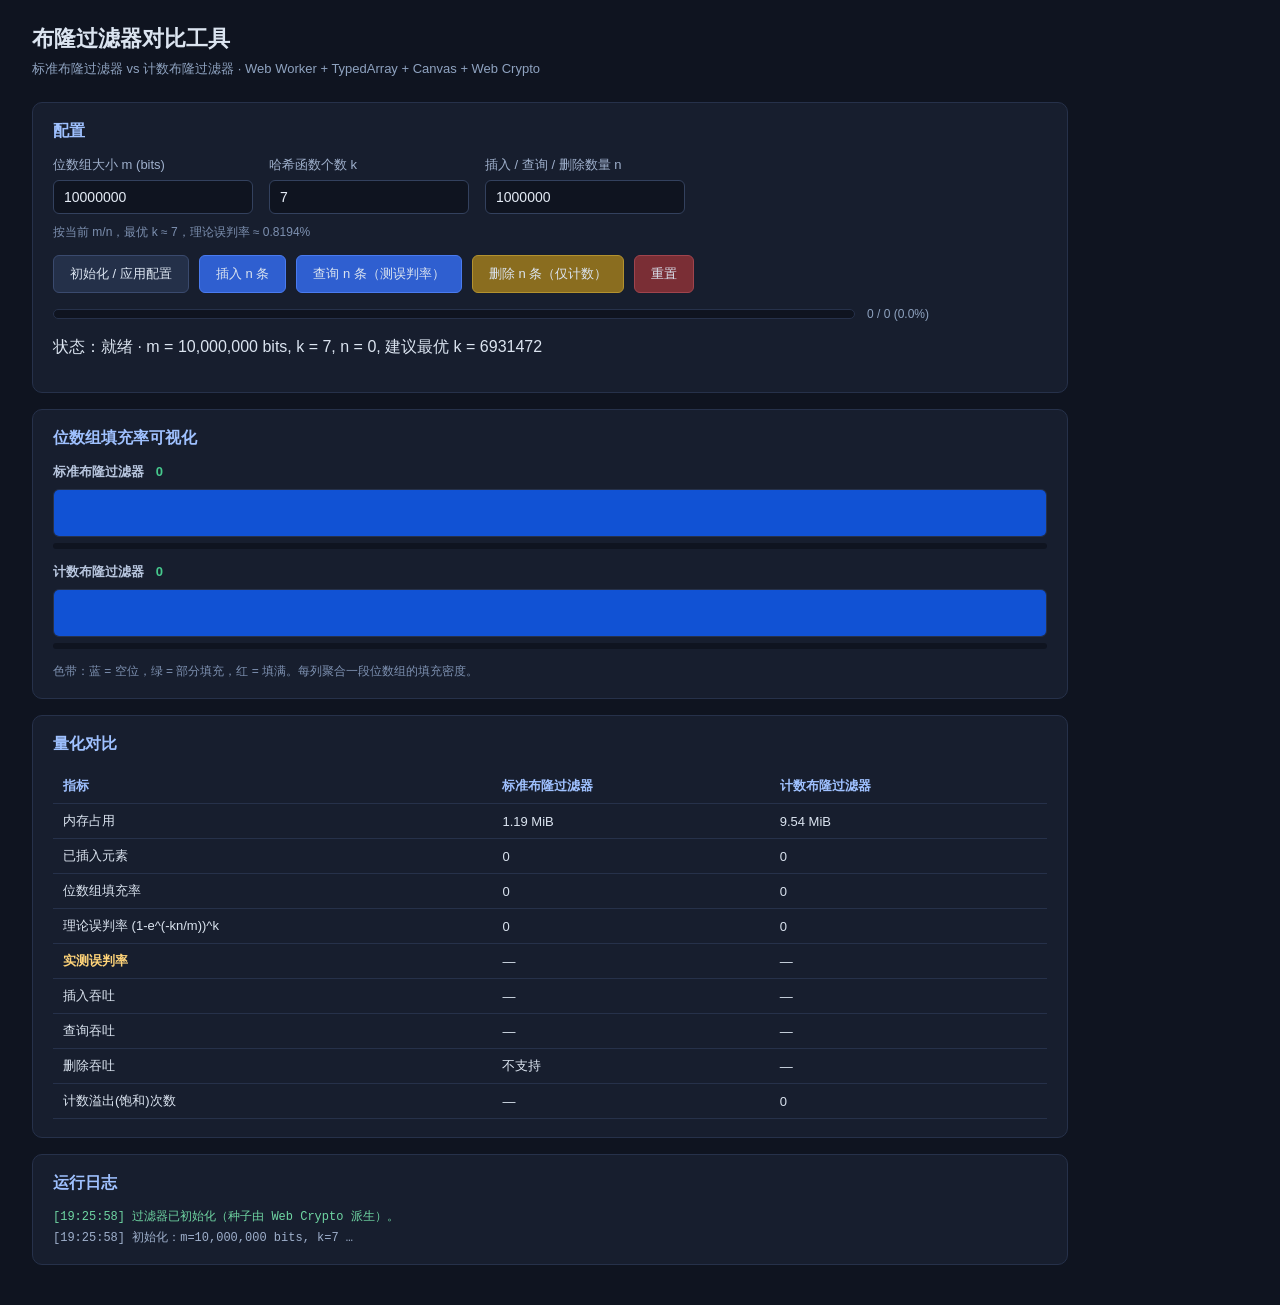
<file: index.html>
<!DOCTYPE html>
<html lang="zh-CN">
<head>
  <meta charset="UTF-8">
  <meta name="viewport" content="width=device-width, initial-scale=1.0">
  <title>布隆过滤器对比工具 — 标准 vs 计数</title>
  <link rel="stylesheet" href="styles.css">
</head>
<body>
  <header>
    <h1>布隆过滤器对比工具</h1>
    <p class="sub">标准布隆过滤器 vs 计数布隆过滤器 · Web Worker + TypedArray + Canvas + Web Crypto</p>
  </header>

  <main>
    <!-- 配置区 -->
    <section class="card">
      <h2>配置</h2>
      <div class="cfg-grid">
        <label>位数组大小 m (bits)
          <input id="cfg-m" type="number" min="8" step="1000" value="10000000">
        </label>
        <label>哈希函数个数 k
          <input id="cfg-k" type="number" min="1" max="64" value="7">
        </label>
        <label>插入 / 查询 / 删除数量 n
          <input id="cfg-n" type="number" min="1" step="1000" value="1000000">
        </label>
      </div>
      <p id="optimal-hint" class="hint"></p>
      <div class="btn-row">
        <button id="btn-init">初始化 / 应用配置</button>
        <button id="btn-insert" class="primary">插入 n 条</button>
        <button id="btn-query" class="primary">查询 n 条（测误判率）</button>
        <button id="btn-delete" class="warn">删除 n 条（仅计数）</button>
        <button id="btn-reset" class="danger">重置</button>
      </div>
      <div class="progress-wrap">
        <div class="progress"><div id="progress-bar"></div></div>
        <span id="progress-text"></span>
      </div>
      <p>状态：<span id="status">就绪</span> · <span id="cfg-info"></span></p>
    </section>

    <!-- 可视化 -->
    <section class="card">
      <h2>位数组填充率可视化</h2>
      <div class="viz-row">
        <h3>标准布隆过滤器 <span id="std-fill-text" class="fill-text">0</span></h3>
        <canvas id="std-canvas" width="960" height="48"></canvas>
        <div class="fill-bar"><div id="std-fill-bar"></div></div>
      </div>
      <div class="viz-row">
        <h3>计数布隆过滤器 <span id="cnt-fill-text" class="fill-text">0</span></h3>
        <canvas id="cnt-canvas" width="960" height="48"></canvas>
        <div class="fill-bar"><div id="cnt-fill-bar"></div></div>
      </div>
      <p class="hint">色带：蓝 = 空位，绿 = 部分填充，红 = 填满。每列聚合一段位数组的填充密度。</p>
    </section>

    <!-- 对比统计 -->
    <section class="card">
      <h2>量化对比</h2>
      <table>
        <thead>
          <tr><th>指标</th><th>标准布隆过滤器</th><th>计数布隆过滤器</th></tr>
        </thead>
        <tbody id="stats-body"></tbody>
      </table>
    </section>

    <!-- 日志 -->
    <section class="card">
      <h2>运行日志</h2>
      <div id="log" class="log"></div>
    </section>
  </main>

  <script src="main.js"></script>
</body>
</html>
</file>
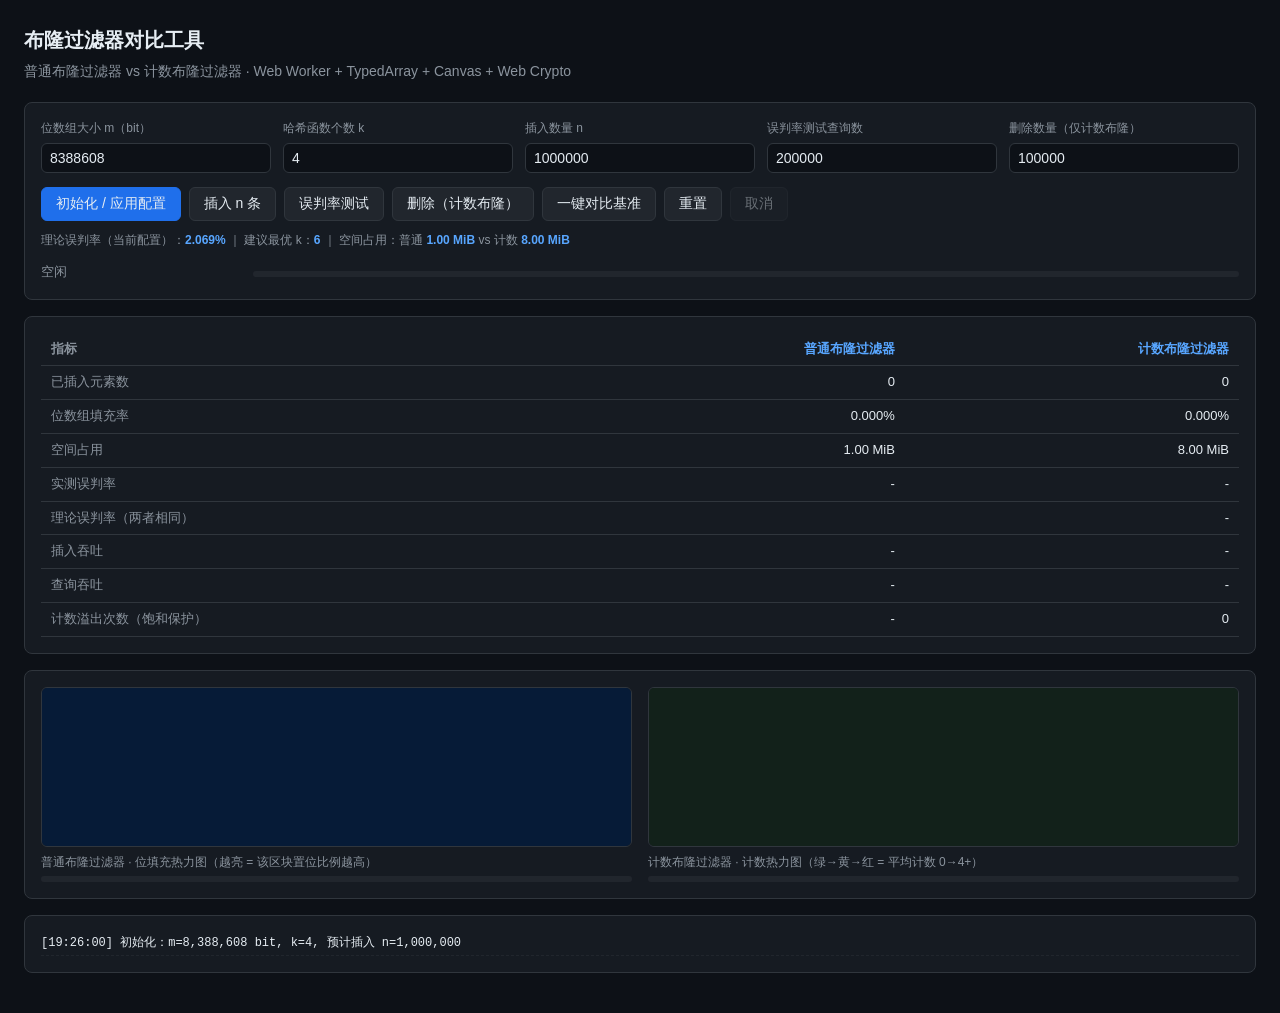
<file: bloom-compare/index.html>
<!DOCTYPE html>
<html lang="zh-CN">
<head>
<meta charset="UTF-8">
<meta name="viewport" content="width=device-width, initial-scale=1.0">
<title>布隆过滤器对比工具</title>
<style>
  :root { --bg:#0d1117; --panel:#161b22; --border:#30363d; --fg:#e6edf3; --dim:#8b949e; --accent:#58a6ff; }
  * { box-sizing: border-box; }
  body { margin:0; padding:24px; background:var(--bg); color:var(--fg);
         font:14px/1.6 -apple-system,"Segoe UI","PingFang SC","Microsoft YaHei",sans-serif; }
  h1 { font-size:20px; margin:0 0 4px; }
  .sub { color:var(--dim); margin-bottom:20px; }
  .panel { background:var(--panel); border:1px solid var(--border); border-radius:8px; padding:16px; margin-bottom:16px; }
  .grid { display:grid; grid-template-columns:repeat(auto-fit,minmax(180px,1fr)); gap:12px; }
  label { display:block; color:var(--dim); font-size:12px; margin-bottom:4px; }
  input { width:100%; padding:6px 8px; background:#0d1117; border:1px solid var(--border);
          border-radius:6px; color:var(--fg); font-size:14px; }
  input:focus { outline:none; border-color:var(--accent); }
  .btns { display:flex; flex-wrap:wrap; gap:8px; margin-top:14px; }
  button { padding:7px 14px; border:1px solid var(--border); border-radius:6px; background:#21262d;
           color:var(--fg); cursor:pointer; font-size:14px; }
  button:hover:not(:disabled) { border-color:var(--accent); }
  button:disabled { opacity:.4; cursor:not-allowed; }
  button.primary { background:#1f6feb; border-color:#1f6feb; }
  .hint { color:var(--dim); font-size:12px; margin-top:10px; }
  .hint b { color:var(--accent); }
  table { width:100%; border-collapse:collapse; font-size:13px; }
  th, td { padding:6px 10px; border-bottom:1px solid var(--border); text-align:right; }
  th:first-child, td:first-child { text-align:left; color:var(--dim); }
  th { color:var(--accent); }
  .canvases { display:grid; grid-template-columns:1fr 1fr; gap:16px; }
  @media (max-width:800px){ .canvases{grid-template-columns:1fr;} }
  canvas { width:100%; height:160px; border:1px solid var(--border); border-radius:6px; display:block; }
  .cap { font-size:12px; color:var(--dim); margin:6px 0 0; }
  .bar { height:6px; background:#21262d; border-radius:3px; overflow:hidden; margin-top:4px; }
  .bar > div { height:100%; width:0%; background:var(--accent); transition:width .3s; }
  #progressBar { background:#3fb950; }
  .status-row { display:flex; align-items:center; gap:12px; margin-top:12px; }
  #status { color:var(--dim); font-size:13px; min-width:200px; }
  #log { max-height:180px; overflow-y:auto; font-family:ui-monospace,Consolas,monospace; font-size:12px; }
  .log-line { padding:2px 0; border-bottom:1px dashed #21262d; }
  .log-line.ok { color:#3fb950; }
  .log-line.err { color:#f85149; }
</style>
</head>
<body>
<h1>布隆过滤器对比工具</h1>
<div class="sub">普通布隆过滤器 vs 计数布隆过滤器 · Web Worker + TypedArray + Canvas + Web Crypto</div>

<div class="panel">
  <div class="grid">
    <div><label>位数组大小 m（bit）</label><input id="cfgM" type="number" value="8388608" min="1024" step="1024"></div>
    <div><label>哈希函数个数 k</label><input id="cfgK" type="number" value="4" min="1" max="32"></div>
    <div><label>插入数量 n</label><input id="cfgN" type="number" value="1000000" min="1"></div>
    <div><label>误判率测试查询数</label><input id="cfgProbe" type="number" value="200000" min="1000"></div>
    <div><label>删除数量（仅计数布隆）</label><input id="cfgDel" type="number" value="100000" min="1"></div>
  </div>
  <div class="btns">
    <button id="btnInit" class="primary">初始化 / 应用配置</button>
    <button id="btnInsert">插入 n 条</button>
    <button id="btnFpTest">误判率测试</button>
    <button id="btnDelete">删除（计数布隆）</button>
    <button id="btnBench">一键对比基准</button>
    <button id="btnReset">重置</button>
    <button id="btnCancel" disabled>取消</button>
  </div>
  <div class="hint">
    理论误判率（当前配置）：<b id="theoryFpr">-</b> ｜ 建议最优 k：<b id="optimalK">-</b> ｜
    空间占用：普通 <b id="spaceClassic">-</b> vs 计数 <b id="spaceCounting">-</b>
  </div>
  <div class="status-row">
    <div id="status">空闲</div>
    <div class="bar" style="flex:1"><div id="progressBar"></div></div>
  </div>
</div>

<div class="panel">
  <table>
    <tr><th>指标</th><th>普通布隆过滤器</th><th>计数布隆过滤器</th></tr>
    <tr><td>已插入元素数</td><td id="stClassicCount">0</td><td id="stCountingCount">0</td></tr>
    <tr><td>位数组填充率</td><td id="stClassicFill">-</td><td id="stCountingFill">-</td></tr>
    <tr><td>空间占用</td><td id="stClassicMem">-</td><td id="stCountingMem">-</td></tr>
    <tr><td>实测误判率</td><td id="stClassicFpr">-</td><td id="stCountingFpr">-</td></tr>
    <tr><td>理论误判率（两者相同）</td><td colspan="2" id="stTheoryFpr">-</td></tr>
    <tr><td>插入吞吐</td><td id="stClassicInsert">-</td><td id="stCountingInsert">-</td></tr>
    <tr><td>查询吞吐</td><td id="stClassicQuery">-</td><td id="stCountingQuery">-</td></tr>
    <tr><td>计数溢出次数（饱和保护）</td><td>-</td><td id="stOverflow">0</td></tr>
  </table>
</div>

<div class="panel">
  <div class="canvases">
    <div>
      <canvas id="canvasClassic" width="640" height="320"></canvas>
      <div class="cap">普通布隆过滤器 · 位填充热力图（越亮 = 该区块置位比例越高）</div>
      <div class="bar"><div id="fillBarClassic"></div></div>
    </div>
    <div>
      <canvas id="canvasCounting" width="640" height="320"></canvas>
      <div class="cap">计数布隆过滤器 · 计数热力图（绿→黄→红 = 平均计数 0→4+）</div>
      <div class="bar"><div id="fillBarCounting"></div></div>
    </div>
  </div>
</div>

<div class="panel">
  <div id="log"></div>
</div>

<script src="main.js"></script>
</body>
</html>
</file>
<file: styles.css>
* { box-sizing: border-box; }
body {
  margin: 0;
  font-family: "Segoe UI", "PingFang SC", "Microsoft YaHei", sans-serif;
  background: #0f1420;
  color: #dbe4f0;
}
header { padding: 24px 32px 8px; }
h1 { margin: 0; font-size: 22px; }
.sub { color: #8fa3c0; margin: 6px 0 0; font-size: 13px; }
main { padding: 16px 32px 40px; display: grid; gap: 16px; max-width: 1100px; }
.card {
  background: #171e2e;
  border: 1px solid #26314a;
  border-radius: 10px;
  padding: 18px 20px;
}
h2 { margin: 0 0 14px; font-size: 16px; color: #9fc1ff; }
h3 { margin: 0 0 8px; font-size: 13px; font-weight: 600; color: #b8c6de; }
.cfg-grid { display: flex; gap: 16px; flex-wrap: wrap; }
label { display: flex; flex-direction: column; gap: 6px; font-size: 13px; color: #9fb0cc; }
input {
  background: #0f1420; color: #e6edf7; border: 1px solid #33415e;
  border-radius: 6px; padding: 8px 10px; width: 200px; font-size: 14px;
}
input:focus { outline: none; border-color: #5b8def; }
.hint { color: #7d90b0; font-size: 12px; margin: 10px 0 0; }
.btn-row { display: flex; gap: 10px; flex-wrap: wrap; margin-top: 14px; }
button {
  background: #243049; color: #dbe4f0; border: 1px solid #3a4a6e;
  border-radius: 6px; padding: 9px 16px; font-size: 13px; cursor: pointer;
}
button:hover:not(:disabled) { background: #2e3d5e; }
button:disabled { opacity: 0.45; cursor: not-allowed; }
button.primary { background: #2f5fd0; border-color: #4a7bef; }
button.primary:hover:not(:disabled) { background: #3a6de0; }
button.warn { background: #8a6d1f; border-color: #b3922f; }
button.danger { background: #7a2e35; border-color: #a0444d; }
.progress-wrap { display: flex; align-items: center; gap: 12px; margin-top: 14px; }
.progress {
  flex: 1; height: 10px; background: #0f1420;
  border-radius: 5px; overflow: hidden; border: 1px solid #26314a;
}
#progress-bar { height: 100%; width: 0; background: linear-gradient(90deg, #2f5fd0, #46c98d); transition: width .15s; }
#progress-text { font-size: 12px; color: #8fa3c0; min-width: 180px; }
.viz-row { margin-bottom: 14px; }
canvas { width: 100%; height: 48px; border-radius: 6px; border: 1px solid #26314a; display: block; }
.fill-bar { height: 6px; background: #0f1420; border-radius: 3px; margin-top: 6px; overflow: hidden; }
.fill-bar > div { height: 100%; width: 0; background: #46c98d; transition: width .15s; }
.fill-text { color: #46c98d; font-weight: 700; margin-left: 8px; }
table { width: 100%; border-collapse: collapse; font-size: 13px; }
th, td { text-align: left; padding: 8px 10px; border-bottom: 1px solid #26314a; }
th { color: #9fc1ff; font-weight: 600; }
td.hl { color: #ffd479; font-weight: 600; }
.log {
  font-family: "JetBrains Mono", Consolas, monospace; font-size: 12px;
  max-height: 220px; overflow-y: auto; display: flex; flex-direction: column; gap: 4px;
}
.log-line { color: #9fb0cc; }
.log-line.ok { color: #6fd6a3; }
.log-line.warn { color: #ffd479; }
.log-line.err { color: #ff7b72; }
</file>
